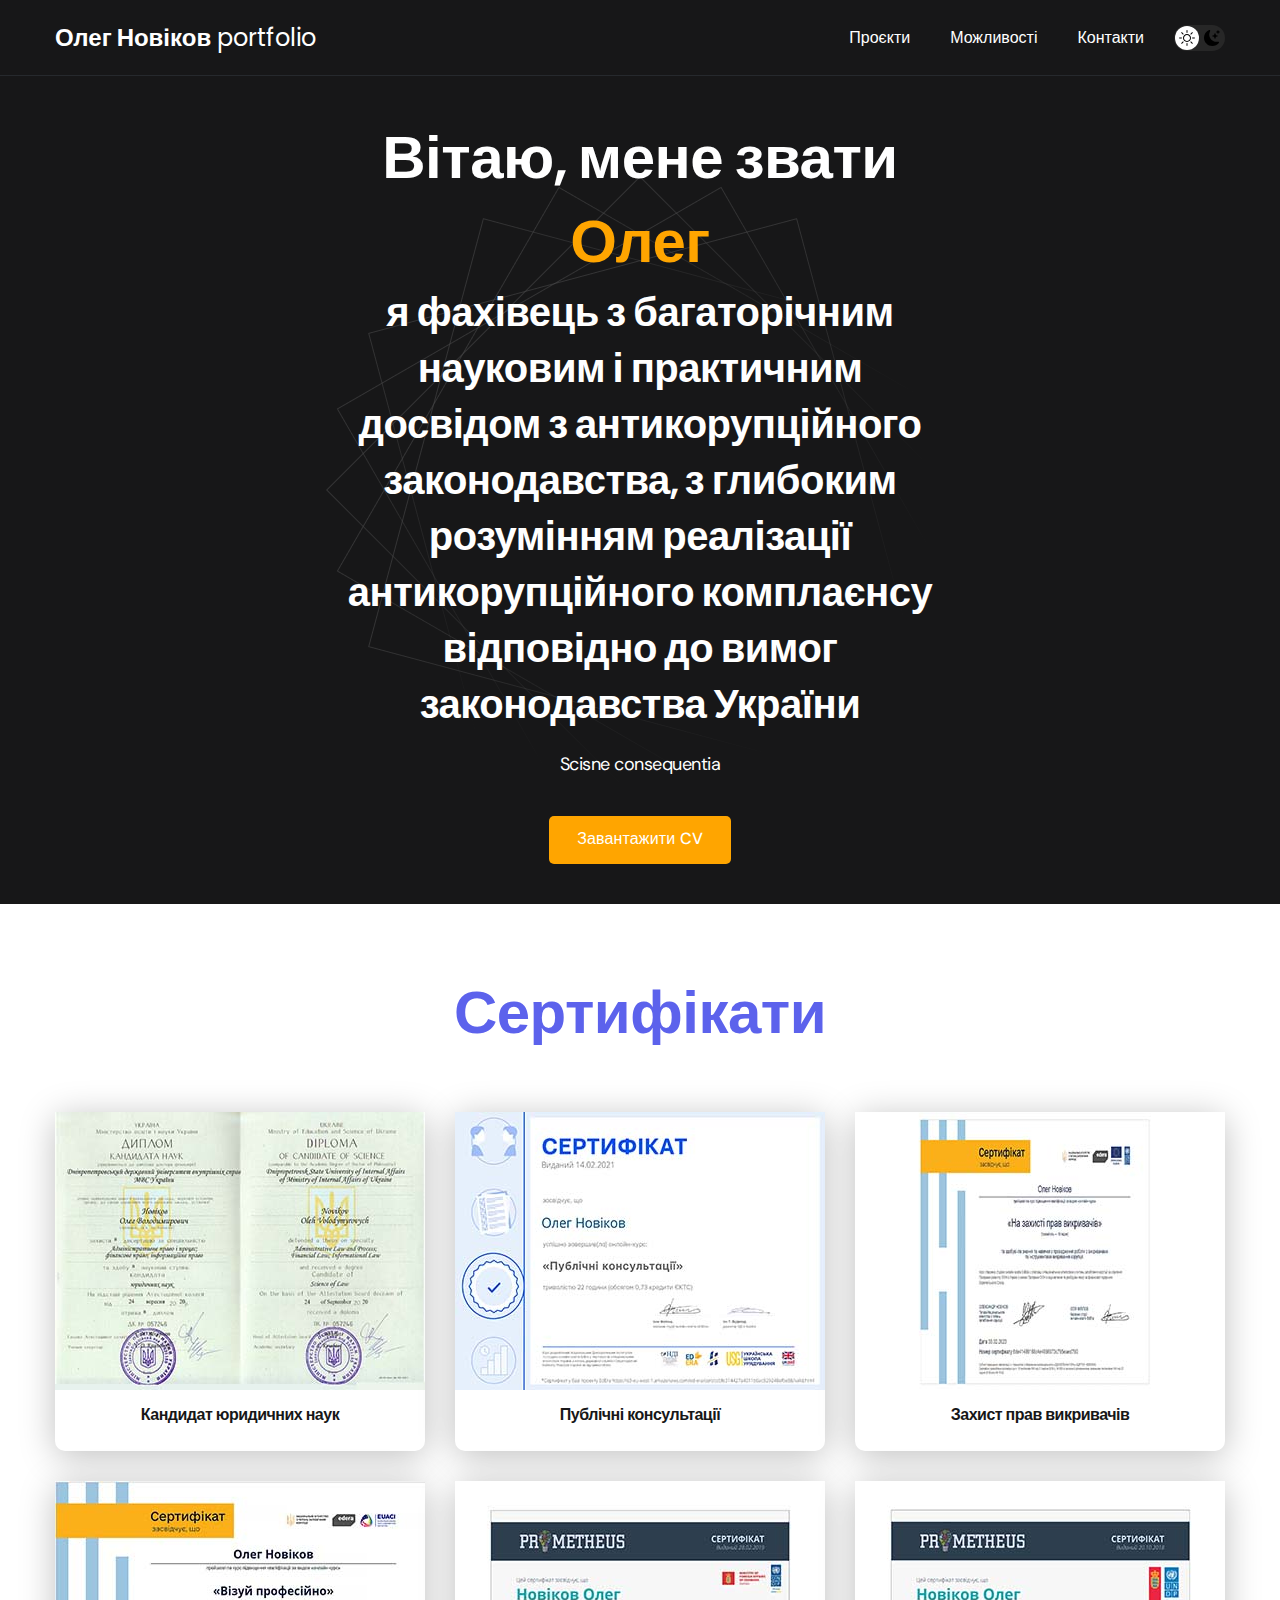
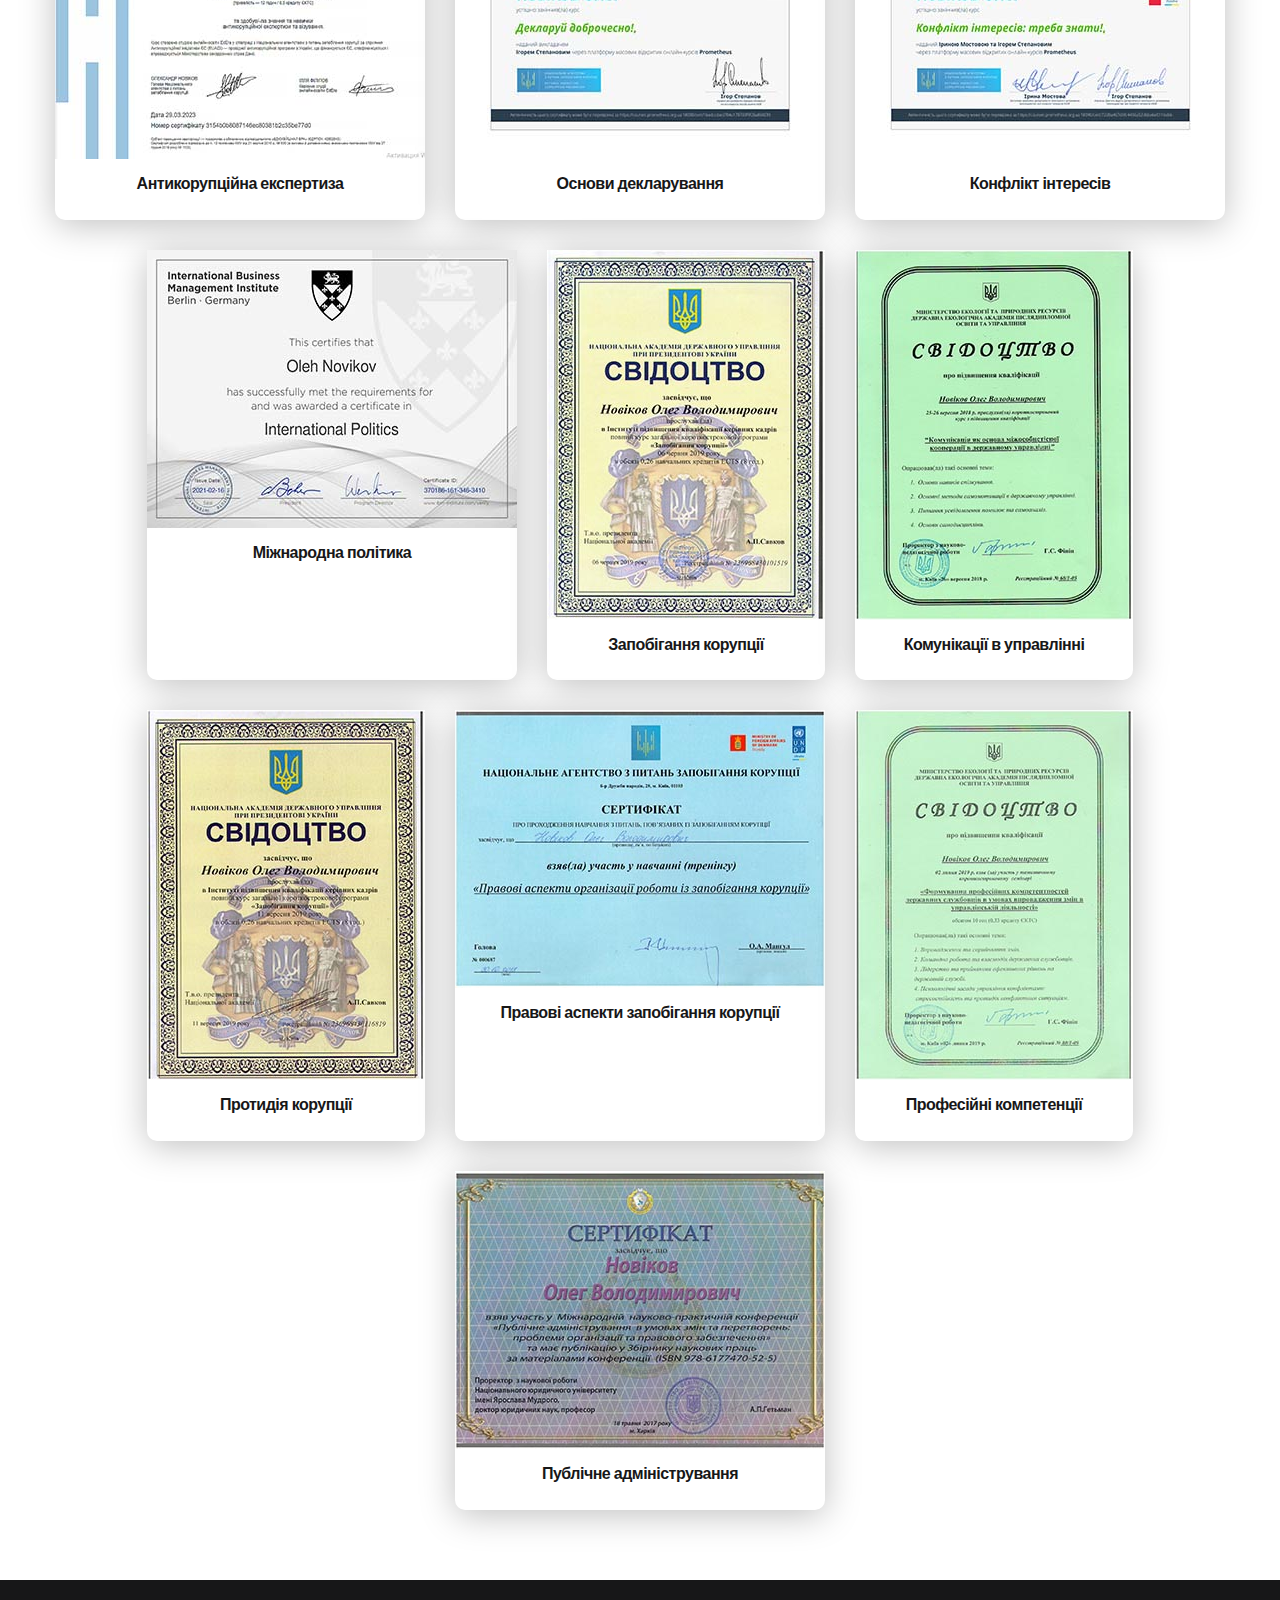
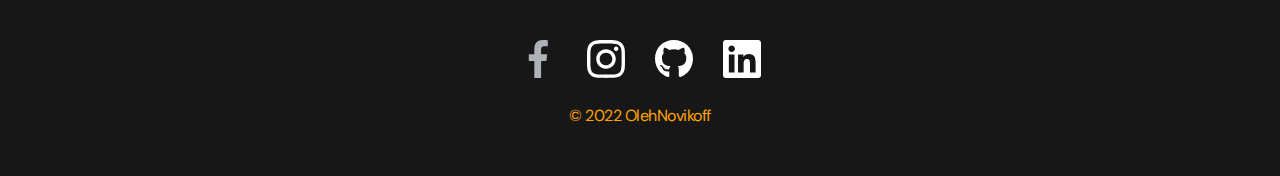
<file: index.html>
<!DOCTYPE html>
<html lang="en">
<head>
    <meta charset="UTF-8">
    <meta http-equiv="X-UA-Compatible" content="IE=edge">
    <meta name="viewport" content="width=device-width, initial-scale=1.0">
    <title>Freelancer portfolio</title>
    <link rel="stylesheet" href="./css/main.css">
</head>
<body>
    <nav id="nav" class="nav">
        <div class="container">
            <div class="nav-row">
                <a href="./index.html" class="logo"><strong>Олег Новіков</strong> portfolio</a>

                <button class="dark-mode-btn">
                    <img src="./img/icons/sun.svg" alt="Light mode" class="dark-mode-btn__icon">
                    <img src="./img/icons/moon.svg" alt="Dark mode" class="dark-mode-btn__icon">
                </button>

                <ul class="nav-list">
                    <li class="nav-list__item"><a href="./project-page.html" class="nav-list__link">Проєкти</a></li>
                    <li class="nav-list__item"><a href="./skills.html" class="nav-list__link">Можливості</a></li>
                    <li class="nav-list__item"><a href="./contacts.html" class="nav-list__link">Контакти</a></li>
                    
                </ul>
            </div>
        </div>
    </nav>

    <header class="header">
      
        <div class="header__wrapper">
            <h1 class="header__title">
                <strong>Вітаю, мене звати <em>Олег</em></strong><br>
                 я фахівець з багаторічним науковим і практичним досвідом з антикорупційного законодавства, з
                глибоким розумінням реалізації антикорупційного комплаєнсу 
                відповідно до вимог законодавства України
            </h1>
            <div class="header__text">
                <p>Scisne consequentia</p>
            </div>
            <a href="./img/Resume_engl_2024.pdf" download="" class="btn">Завантажити CV</a>
        </div>
    </header>

    <main class="section">
        <div class="container">
            <h2 class="title-1">Сертифікати</h2>
            <ul class="projects">
                <li  class="project">
                    
                        <a href="#popup" class="">
                        <img src="./img/Skills/ph_lawyer.jpg" alt="img" />
                        <h3 class="project__title">Кандидат юридичних наук</h3>
                    </a>
                </li>
                <li class="project">
                    <!--<a href="./img/Skills/Certificate.jpg" target="_blank">-->
                        <a href="#popup2" class="">
                        <img src="./img/Skills/Certificate.jpg" alt="img" />
                        <h3 class="project__title">Публічні консультації</h3>
                    </a>
                </li>
                <li class="project">
                <a href="#popup3" class="">
                    <img src="./img/Skills/Certificate2.jpg" alt="img" />
                    <h3 class="project__title">Захист прав викривачів</h3>
                </a>
                </li>

                <li class="project">
                    <a href="#popup4" class="">
                        <img src="./img/Skills/Certificate3.jpg" alt="img" />
                        <h3 class="project__title">Антикорупційна експертиза</h3>
                        </a>
                </li>

                <li class="project">
                    <a href="#popup5" class="">
                        <img src="./img/Skills/Certificate4.jpg" alt="img" />
                        <h3 class="project__title">Основи декларування</h3>
                    </a>
                </li>
                <li class="project">
                    <a href="#popup6" class="">
                        <img src="./img/Skills/Certificate5.jpg" alt="img" />
                        <h3 class="project__title">Конфлікт інтересів</h3>
                    </a>
                </li>
                <li class="project">
                    <a href="#popup7" class="">
                        <img src="./img/Skills/Certificate6.jpg" alt="img" />
                        <h3 class="project__title">Міжнародна політика</h3>
                    </a>
                </li>

                <li class="project">
                    <a href="#popup8" class="">
                        <img src="./img/Skills/Certificat8.jpg" alt="img" />
                        <h3 class="project__title">Запобігання корупції</h3>
                    </a>
                </li>
                <li class="project">
                    <a href="#popup9" class="">
                        <img src="./img/Skills/Certificat9.jpg" alt="img" />
                        <h3 class="project__title">Комунікації в управлінні</h3>
                    </a>
                </li>
                <li class="project">
                    <a href="#popup10" class="">
                        <img src="./img/Skills/Certificat10.jpg" alt="img" />
                        <h3 class="project__title">Протидія корупції</h3>
                    </a>
                </li>

                <li class="project">
                    <a href="#popup11" class="">
                        <img src="./img/Skills/Certificat11.jpg" alt="img" />
                        <h3 class="project__title">Правові аспекти запобігання корупції</h3>
                    </a>
                </li>
                <li class="project">
                    <a href="#popup12" class="">
                        <img src="./img/Skills/Certificat12.jpg" alt="img" />
                        <h3 class="project__title">Професійні компетенції </h3>
                    </a>
                </li>
                <li class="project">
                    <a href="#popup13" class="">
                        <img src="./img/Skills/Certificat13.jpg" alt="img" />
                        <h3 class="project__title">Публічне адміністрування</h3>
                    </a>
                </li>

            </ul>
        </div>
    </main>

    <footer class="footer">
        <div class="container">
            <div class="footer__wrapper">
                <ul class="social">
                    <li class="social__item"><a href="https://www.facebook.com/oleg.novikoff/"><img src="./img/icons/facebook.svg" width="38" height="38" alt="Link"></a></li>
                    <li class="social__item"><a href="https://www.instagram.com/novikov_oleh/"><img src="./img/icons/instagram.svg" alt="Link"></a></li>
                    <li class="social__item"><a href="https://github.com/NovikoffOleh"><img src="./img/icons/gitHub.svg" alt="Link"></a></li>
                    <li class="social__item"><a href="https://www.linkedin.com/in/%D0%BE%D0%BB%D0%B5%D0%B3-%D0%BD%D0%BE%D0%B2%D0%B8%D0%BA%D0%BE%D0%B2-3a914426a/"><img src="./img/icons/linkedIn.svg" alt="Link"></a></li>
                </ul>
                <div class="copyright">
                    <a href="https://uk.wikipedia.org/wiki/%D0%9D%D0%BE%D0%B2%D1%96%D0%BA%D0%BE%D0%B2_%D0%9E%D0%BB%D0%B5%D0%B3_%D0%92%D0%BE%D0%BB%D0%BE%D0%B4%D0%B8%D0%BC%D0%B8%D1%80%D0%BE%D0%B2%D0%B8%D1%87" class="name">
                    <p>© 2022 OlehNovikoff</p>
                    </a>
                </div>
            </div>
        </div>
    </footer>
      <div id="popup" class="popup">
      <div class="popup__body">
        <div class="popup__content">
            <a href="" class="popup__close">X</a>
            <div class="popup__title">Кандидат юридичних наук</div>
            <div class="popup__text">
                <img src="./img/Skills/ph_lawyer_big.jpg" alt="img"/>
            </div>
        </div>
      </div>
      </div>
    <div id="popup2" class="popup">
        <div class="popup__body">
            <div class="popup__content">
                <a href="" class="popup__close">X</a>
                <div class="popup__title">Публічні консультації</div>
                <div class="popup__text">
                    <img src="./img/Skills/Certificate_big.jpg" alt="img" />
                </div>
            </div>
        </div>
    </div>
    <div id="popup3" class="popup">
        <div class="popup__body">
            <div class="popup__content">
                <a href="" class="popup__close">X</a>
                <div class="popup__title">Захист прав викривачів</div>
                <div class="popup__text">
                    <img src="./img/Skills/Certificate2_big.jpg" alt="img" />
                </div>
            </div>
        </div>
    </div>
    <div id="popup4" class="popup">
        <div class="popup__body">
            <div class="popup__content">
                <a href="" class="popup__close">X</a>
                <div class="popup__title">Антикорупційна експертиза</div>
                <div class="popup__text">
                    <img src="./img/Skills/Certificate3_big.jpg" alt="img" />
                </div>
            </div>
        </div>
    </div>
    <div id="popup5" class="popup">
        <div class="popup__body">
            <div class="popup__content">
                <a href="" class="popup__close">X</a>
                <div class="popup__title">Основи декларування</div>
                <div class="popup__text">
                    <img src="./img/Skills/Certificate4_big.jpg" alt="img" />
                </div>
            </div>
        </div>
    </div>
    <div id="popup6" class="popup">
        <div class="popup__body">
            <div class="popup__content">
                <a href="" class="popup__close">X</a>
                <div class="popup__title">Конфлікт інтересів</div>
                <div class="popup__text">
                    <img src="./img/Skills/Certificate5_big.jpg" alt="img" />
                </div>
            </div>
        </div>
    </div>
    <div id="popup7" class="popup">
        <div class="popup__body">
            <div class="popup__content">
                <a href="" class="popup__close">X</a>
                <div class="popup__title"></div>
                <div class="popup__text">
                    <img src="./img/Skills/Certificate6_big.jpg" alt="img" />
                </div>
            </div>
        </div>
    </div>
    <div id="popup8" class="popup">
        <div class="popup__body">
            <div class="popup__content">
                <a href="" class="popup__close">X</a>
                <div class="popup__title"></div>
                <div class="popup__text">
                    <img src="./img/Skills/Certificat8_big.jpg" alt="img" />
                </div>
            </div>
        </div>
    </div>
    <div id="popup9" class="popup">
            <div class="popup__body">
                <div class="popup__content">
                    <a href="" class="popup__close">X</a>
                    <div class="popup__title"></div>
                    <div class="popup__text">
                        <img src="./img/Skills/Certificat9_big.jpg" alt="img" />
                    </div>
                </div>
            </div>
    </div>
    <div id="popup10" class="popup">
                <div class="popup__body">
                    <div class="popup__content">
                        <a href="" class="popup__close">X</a>
                        <div class="popup__title"></div>
                        <div class="popup__text">
                            <img src="./img/Skills/Certificat10_big.jpg" alt="img" />
                        </div>
                    </div>
                </div>
    </div>
    <div id="popup11" class="popup">
                    <div class="popup__body">
                        <div class="popup__content">
                            <a href="" class="popup__close">X</a>
                            <div class="popup__title"></div>
                            <div class="popup__text">
                                <img src="./img/Skills/Certificat11_big.jpg" alt="img" />
                            </div>
                        </div>
                    </div>
    </div>
    <div id="popup12" class="popup">
                        <div class="popup__body">
                            <div class="popup__content">
                                <a href="" class="popup__close">X</a>
                                <div class="popup__title"></div>
                                <div class="popup__text">
                                    <img src="./img/Skills/Certificat12_big.jpg" alt="img" />
                                </div>
                            </div>
                        </div>
    </div>
    <div id="popup13" class="popup">
                            <div class="popup__body">
                                <div class="popup__content">
                                    <a href="" class="popup__close">X</a>
                                    <div class="popup__title"></div>
                                    <div class="popup__text">
                                        <img src="./img/Skills/Certificat13_big.jpg" alt="img" />
                                    </div>
                                </div>
                            </div>
    </div>

    </div>
    <script src="./js/main.js"></script>
    


</body>
</html>
</file>
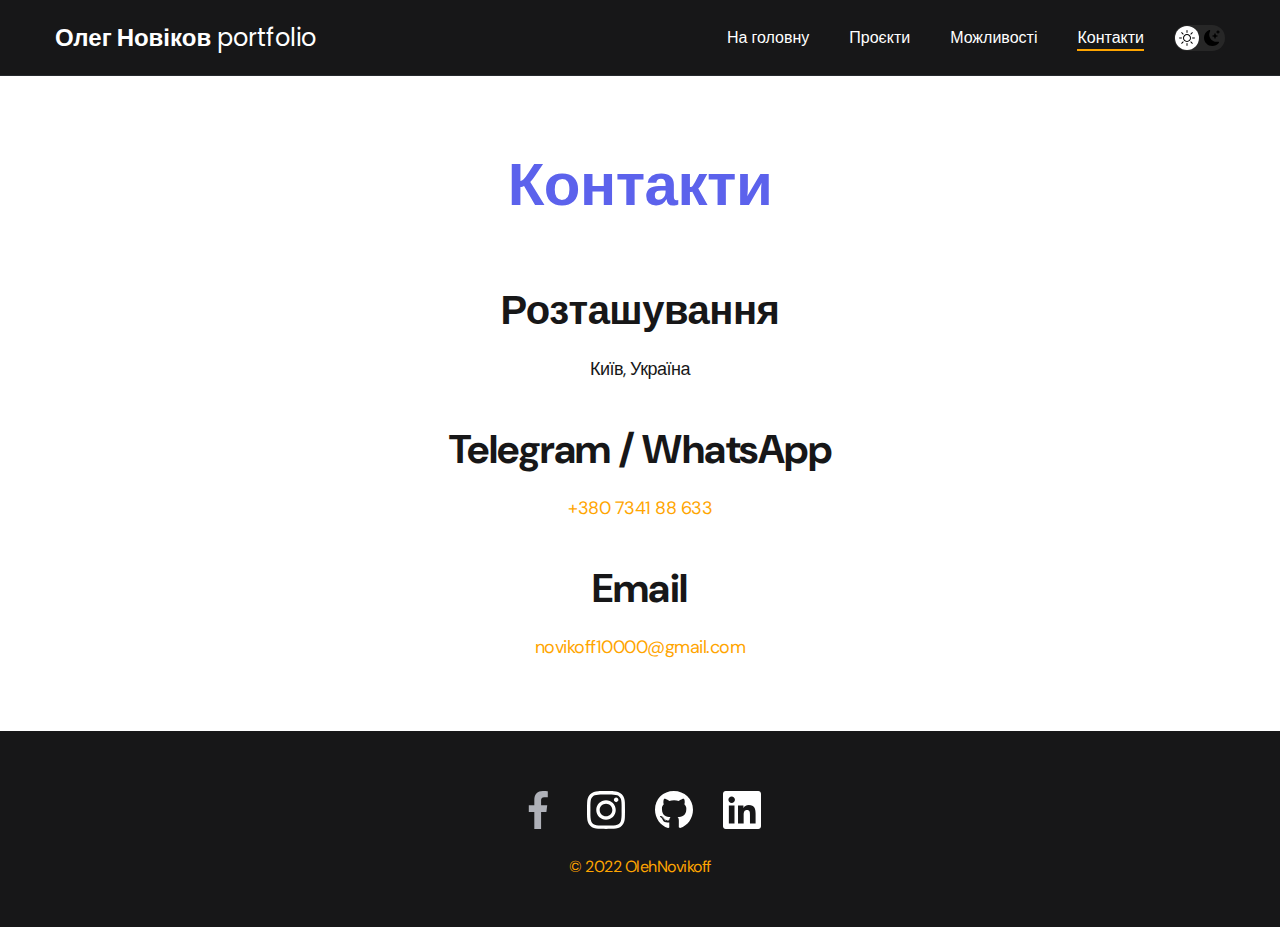
<file: contacts.html>
<!DOCTYPE html>
<html lang="en">
<head>
    <meta charset="UTF-8">
    <meta http-equiv="X-UA-Compatible" content="IE=edge">
    <meta name="viewport" content="width=device-width, initial-scale=1.0">
    <title>Freelancer portfolio</title>
    <link rel="stylesheet" href="./css/main.css">
</head>
<body>
    <nav class="nav">
        <div class="container">
            <div class="nav-row">
                <a href="./index.html" class="logo"><strong>Олег Новіков</strong> portfolio</a>

                <button class="dark-mode-btn">
                    <img src="./img/icons/sun.svg" alt="Light mode" class="dark-mode-btn__icon">
                    <img src="./img/icons/moon.svg" alt="Dark mode" class="dark-mode-btn__icon">
                </button>
                
                <ul class="nav-list">
                    <li class="nav-list__item"><a href="./index.html" class="nav-list__link">На головну</a></li>
                    <li class="nav-list__item"><a href="./project-page.html" class="nav-list__link">Проєкти</a></li>
                    <li class="nav-list__item"><a href="./skills.html" class="nav-list__link">Можливості</a></li>
                    <li class="nav-list__item"><a href="./contacts.html" class="nav-list__link nav-list__link--active">Контакти</a></li>
                </ul>
            </div>
        </div>
    </nav>

    <main class="section">
        <div class="container">
                <h1 class="title-1">Контакти</h1>

                <ul class="content-list">
                    <li class="content-list__item">
                        <h2 class="title-2">Розташування</h2>
                        <p>Київ, Україна</p>
                    </li>
                    <li class="content-list__item">
                        <h2 class="title-2">Telegram / WhatsApp</h2>
                        <p><a href="tel:+380734188633">+380 7341 88 633</a></p>
                    </li>
                    <li class="content-list__item">
                        <h2 class="title-2">Email</h2>
                        <p><a href="mailto:novikoff10000@gmail.com">novikoff10000@gmail.com</a></p>
                    </li>
                </ul>

        </div>
    </main>

    <footer class="footer">
        <div class="container">
            <div class="footer__wrapper">
                <ul class="social">
                    <li class="social__item"><a href="https://www.facebook.com/oleg.novikoff/"><img src="./img/icons/facebook.svg"
                                width="38" height="38" alt="Link"></a></li>
                    <li class="social__item"><a href="https://www.instagram.com/novikov_oleh/"><img src="./img/icons/instagram.svg" alt="Link"></a></li>
                    <li class="social__item"><a href="https://github.com/NovikoffOleh"><img src="./img/icons/gitHub.svg" alt="Link"></a>
                    </li>
                    <li class="social__item"><a
                            href="https://www.linkedin.com/in/%D0%BE%D0%BB%D0%B5%D0%B3-%D0%BD%D0%BE%D0%B2%D0%B8%D0%BA%D0%BE%D0%B2-3a914426a/"><img
                                src="./img/icons/linkedIn.svg" alt="Link"></a></li>
                            </ul>
            <a href="https://uk.wikipedia.org/wiki/%D0%9D%D0%BE%D0%B2%D1%96%D0%BA%D0%BE%D0%B2_%D0%9E%D0%BB%D0%B5%D0%B3_%D0%92%D0%BE%D0%BB%D0%BE%D0%B4%D0%B8%D0%BC%D0%B8%D1%80%D0%BE%D0%B2%D0%B8%D1%87"
                class="name">
                <p>© 2022 OlehNovikoff</p>
            </a>
            </div>
        </div>
    </footer>

    <script src="./js/main.js"></script>

</body>
</html>
</file>
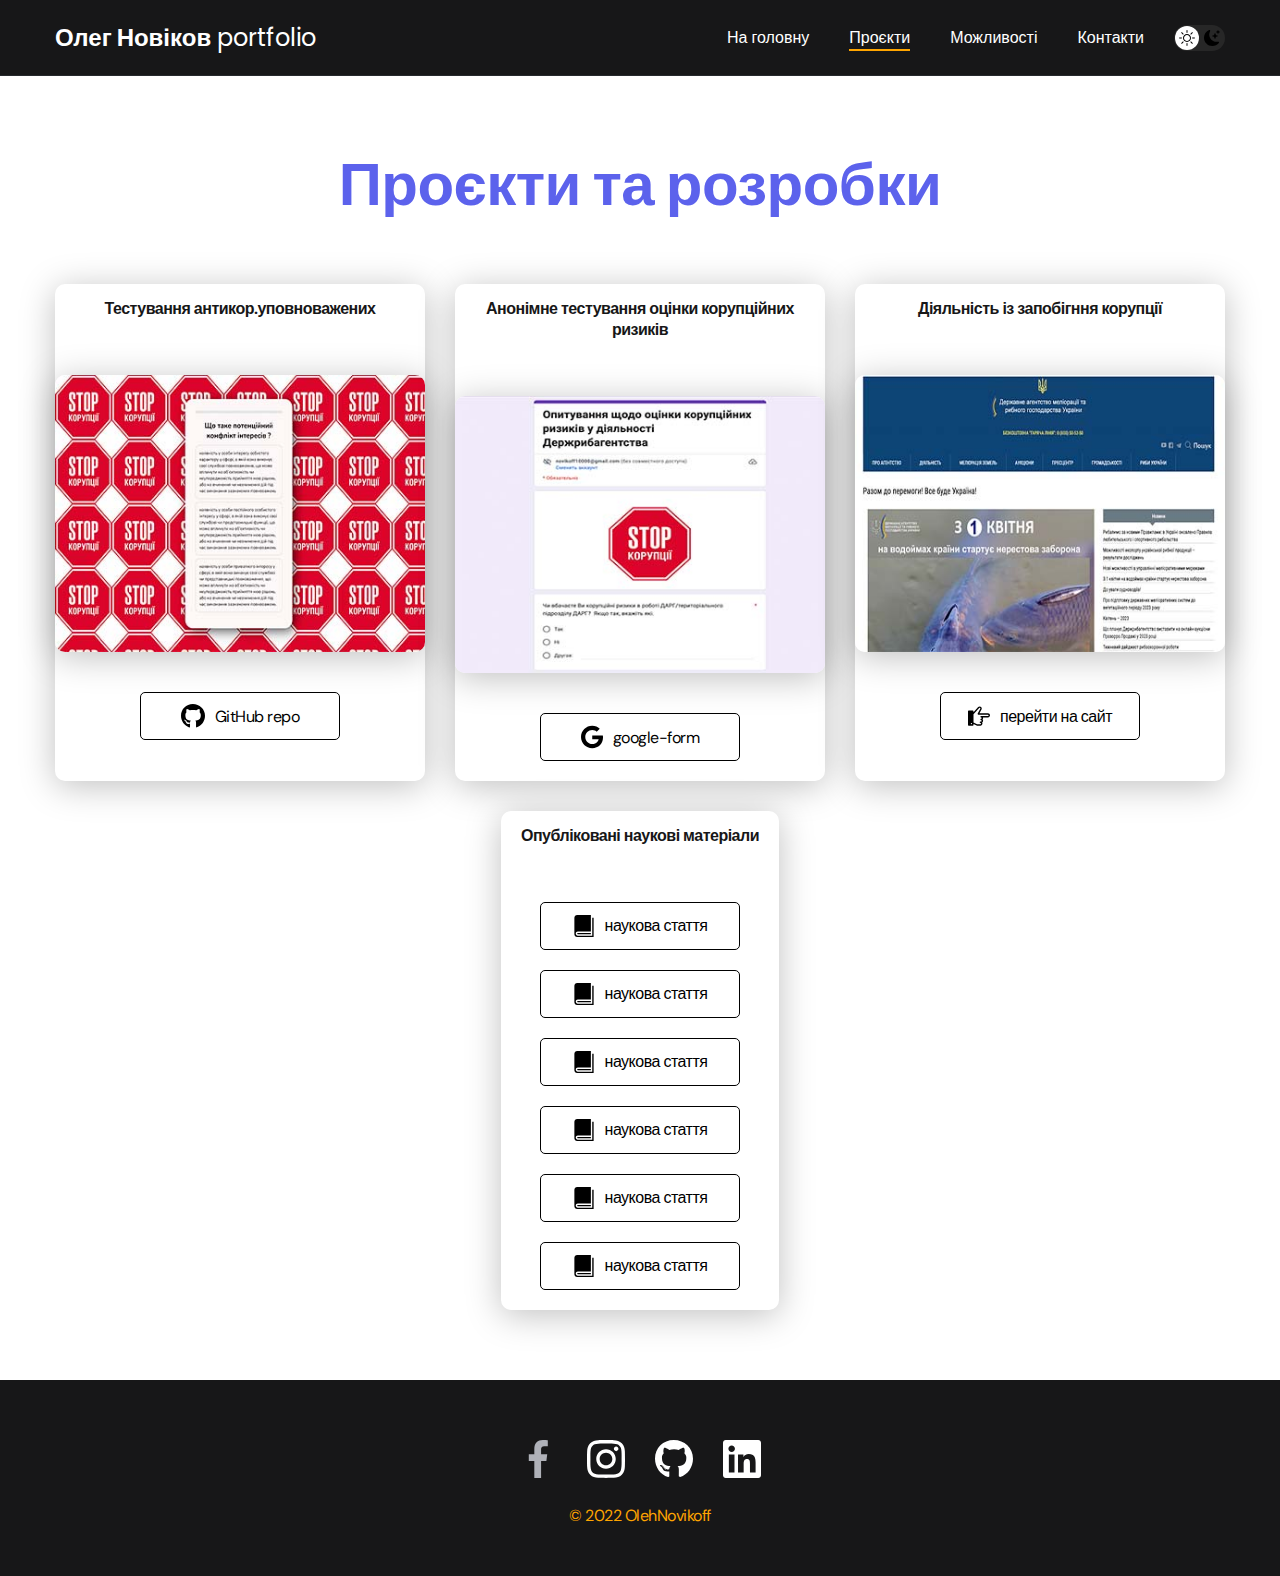
<file: project-page.html>
<!DOCTYPE html>
<html lang="en">
<head>
    <meta charset="UTF-8">
    <meta http-equiv="X-UA-Compatible" content="IE=edge">
    <meta name="viewport" content="width=device-width, initial-scale=1.0">
    <title>Freelancer portfolio</title>
    <link rel="stylesheet" href="./css/main.css">
</head>
<body>
    <nav class="nav">
        <div class="container">
            <div class="nav-row">
                <a href="./index.html" class="logo"><strong>Олег Новіков</strong> portfolio</a>

                <button class="dark-mode-btn">
                    <img src="./img/icons/sun.svg" alt="Light mode" class="dark-mode-btn__icon">
                    <img src="./img/icons/moon.svg" alt="Dark mode" class="dark-mode-btn__icon">
                </button>

                <ul class="nav-list">
                    <li class="nav-list__item"><a href="./index.html" class="nav-list__link">На головну</a></li>
                    
                    <li class="nav-list__item"><a href="./index.html" class="nav-list__link nav-list__link--active">Проєкти</a></li>
                    <li class="nav-list__item"><a href="./skills.html" class="nav-list__link">Можливості</a></li>
                    <li class="nav-list__item"><a href="./contacts.html" class="nav-list__link">Контакти</a></li>
                </ul>
            </div>
        </div>
    </nav>

    <main class="section">
        <div class="container">
            <h3 class="title-1">Проєкти та розробки</h3>
            
            <ul class="projects">
                <li class="project">
            
                    <div class="project-details__desc">
                        <p class="project__title">Тестування антикор.уповноважених</p>
                    </div>
                    <img src="./img/Skills/test.jpg" alt="" class="project-details__cover">
                    <a href="https://novikoffoleh.github.io/corruption_qwiz/"  class="btn-outline">
                        <img src="./img/icons/gitHub-black.svg"  alt="">
                        GitHub repo
                    </a>
                </li>
                <li class="project">
                    <div class="project-details__desc">
                        <p class="project__title">Анонімне тестування оцінки корупційних ризиків</p>
                    </div>
                    <img src="./img/Skills/test2.jpg" alt="" class="project-details__cover">
                    <a href="https://docs.google.com/forms/d/e/1FAIpQLSfdsU6b2OZppcg3jUuiklchJ3Hc3u28AttZEgA5sCNk1F9-Tg/viewform"
                        class="btn-outline">
                        <img src="./img/icons/google.svg" width="22" height="22" alt="">
                        google-form
                    </a>
                </li>

                <li class="project">
                    
                    <div class="project-details__desc">
                        <p class="project__title">Діяльність із запобігння корупції</p>
                    </div>
                    <img src="./img/Skills/test3.jpg" alt="" class="project-details__cover">
                    <a href="https://darg.gov.ua/_antikorupcijna_dijaljnistj_0_1029_menu_0_1.html" class="btn-outline">
                        <img src="./img/icons/point-right.svg" width="22" height="22" alt="">
                        перейти на сайт
                    </a>
                </li>
            
                <li class="project">
                    
                    <div class="project-details__desc">
                        <p class="project__title">Опубліковані наукові матеріали</p>
                    </div>
                    
                    <a href="./img/Skills/txt.pdf" target="_blank" class="btn-outline">
                        <img src="./img/icons/book.svg" width="22" height="22" alt="">
                        наукова стаття
                    </a>
                    <a href="./img/Skills/txt.pdf" target="_blank" class="btn-outline">
                        <img src="./img/icons/book.svg" width="22" height="22" alt="">
                        наукова стаття
                    </a>
                    <a href="./img/Skills/txt.pdf" target="_blank" class="btn-outline">
                        <img src="./img/icons/book.svg" width="22" height="22" alt="">
                        наукова стаття
                    </a>
                    <a href="./img/Skills/txt.pdf" target="_blank" class="btn-outline">
                        <img src="./img/icons/book.svg" width="22" height="22" alt="">
                        наукова стаття
                    </a>
                    <a href="./img/Skills/txt.pdf" target="_blank" class="btn-outline">
                        <img src="./img/icons/book.svg" width="22" height="22" alt="">
                        наукова стаття
                    </a>
                    <a href="./img/Skills/txt.pdf" target="_blank" class="btn-outline">
                        <img src="./img/icons/book.svg" width="22" height="22" alt="">
                        наукова стаття
                    </a>
                </li>
                            
            </ul>
            <!--<div class="project-details">

                <h3 class="title-1">Проєкти та розробки</h3>

                

                <div class="project-details__desc">
                    <p>Тестування антикорупційних уповноважених</p>
                </div>
                <img src="./img/Skills/test.jpg" alt="" class="project-details__cover">
                <a href="https://novikoffoleh.github.io/corruption_qwiz/" class="btn-outline">
                    <img src="./img/icons/gitHub-black.svg" alt="">
                    GitHub repo
                </a>

                <div class="project-details__desc">
                    <p>Анонімне тестування оцінки корупційних ризиків</p>
                </div>
                <img src="./img/Skills/test2.jpg" alt="" class="project-details__cover">
                <a href="https://docs.google.com/forms/d/e/1FAIpQLSfdsU6b2OZppcg3jUuiklchJ3Hc3u28AttZEgA5sCNk1F9-Tg/viewform" class="btn-outline">
                    <img src="./img/icons/google.svg" width="22" height="22" alt="">
                    google-form
                </a>

                
                
                <div class="project-details__desc">
                    <p>Діяльність із запобігння корупції</p>
                </div>
                <img src="./img/Skills/test3.jpg" alt="" class="project-details__cover">
                <a href="https://darg.gov.ua/_povidomiti_pro_korupciju_0_1032_menu_0_1.html"
                    class="btn-outline">
                    <img src="./img/icons/point-right.svg" width="22" height="22" alt="">
                    перейти на сайт
                </a>
                
                <div class="project-details__desc">
                    <p>Опубліковані наукові матеріали</p>
                </div>
                
                <a href="./img/Skills/txt.pdf" target="_blank" class="btn-outline">
                    <img src="./img/icons/book.svg" width="22" height="22" alt="">
                    наукова стаття
                </a>
                <a href="./img/Skills/txt.pdf" target="_blank" class="btn-outline">
                    <img src="./img/icons/book.svg" width="22" height="22" alt="">
                    наукова стаття
                </a>
                <a href="./img/Skills/txt.pdf" target="_blank" class="btn-outline">
                    <img src="./img/icons/book.svg" width="22" height="22" alt="">
                    наукова стаття
                </a>
                <a href="./img/Skills/txt.pdf" target="_blank" class="btn-outline">
                    <img src="./img/icons/book.svg" width="22" height="22" alt="">
                    наукова стаття
                </a>
                <a href="./img/Skills/txt.pdf" target="_blank" class="btn-outline">
                    <img src="./img/icons/book.svg" width="22" height="22" alt="">
                    наукова стаття
                </a>
                <a href="./img/Skills/txt.pdf" target="_blank" class="btn-outline">
                    <img src="./img/icons/book.svg" width="22" height="22" alt="">
                    наукова стаття
                </a>


                

            </div>-->
        </div>
    </main>

    <footer class="footer">
        <div class="container">
            <div class="footer__wrapper">
                <ul class="social">
                    
                    <li class="social__item"><a href="https://www.facebook.com/oleg.novikoff/"><img src="./img/icons/facebook.svg"
                                width="38" height="38" alt="Link"></a></li>
                    <li class="social__item"><a href="https://www.instagram.com/novikov_oleh/"><img src="./img/icons/instagram.svg" alt="Link"></a></li>
                    <li class="social__item"><a href="https://github.com/NovikoffOleh"><img src="./img/icons/gitHub.svg" alt="Link"></a>
                    </li>
                    <li class="social__item"><a href="https://www.linkedin.com/in/%D0%BE%D0%BB%D0%B5%D0%B3-%D0%BD%D0%BE%D0%B2%D0%B8%D0%BA%D0%BE%D0%B2-3a914426a/"><img
                                src="./img/icons/linkedIn.svg" alt="Link"></a></li>
                            </ul>
                <a href="https://uk.wikipedia.org/wiki/%D0%9D%D0%BE%D0%B2%D1%96%D0%BA%D0%BE%D0%B2_%D0%9E%D0%BB%D0%B5%D0%B3_%D0%92%D0%BE%D0%BB%D0%BE%D0%B4%D0%B8%D0%BC%D0%B8%D1%80%D0%BE%D0%B2%D0%B8%D1%87"
                    class="name">
                    <p>© 2022 OlehNovikoff</p>
                </a>
            </div>
        </div>
    </footer>

    <script src="./js/main.js"></script>

</body>
</html>
</file>
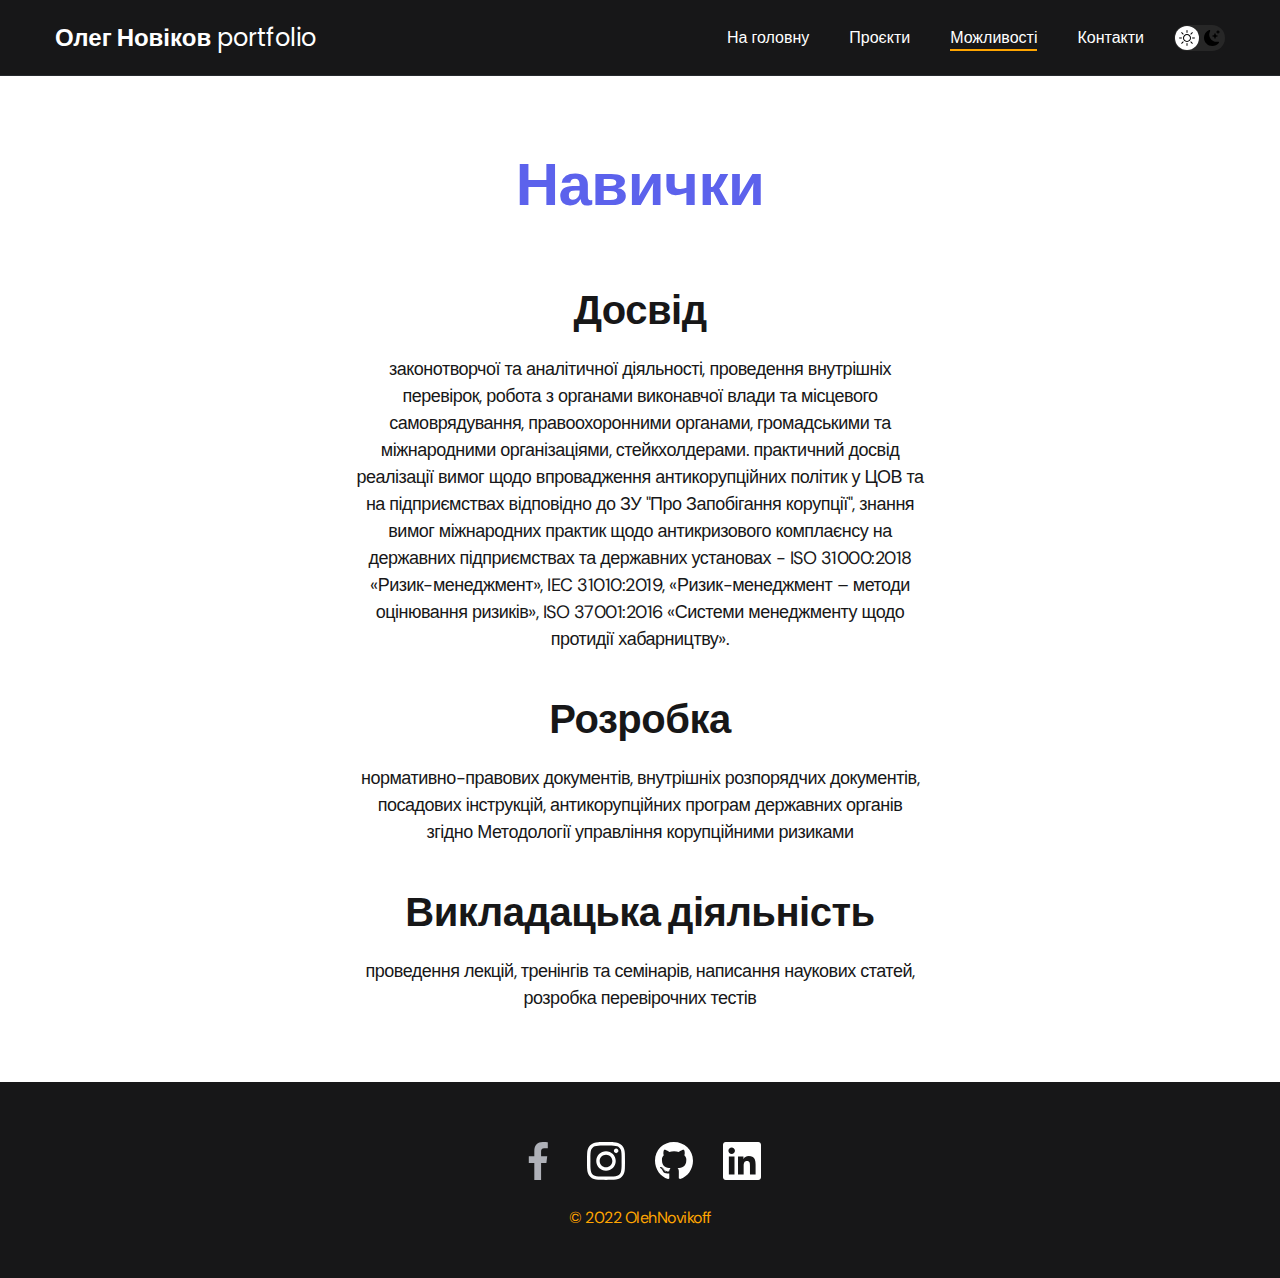
<file: skills.html>
<!DOCTYPE html>
<html lang="en">
<head>
    <meta charset="UTF-8">
    <meta http-equiv="X-UA-Compatible" content="IE=edge">
    <meta name="viewport" content="width=device-width, initial-scale=1.0">
    <title>Freelancer portfolio</title>
    <link rel="stylesheet" href="./css/main.css">
</head>
<body>
    <nav class="nav">
        <div class="container">
            <div class="nav-row">
                <a href="./index.html" class="logo"><strong>Олег Новіков</strong> portfolio</a>

                <button class="dark-mode-btn">
                    <img src="./img/icons/sun.svg" alt="Light mode" class="dark-mode-btn__icon">
                    <img src="./img/icons/moon.svg" alt="Dark mode" class="dark-mode-btn__icon">
                </button>

                <ul class="nav-list">
                    <li class="nav-list__item"><a href="./index.html" class="nav-list__link">На головну</a></li>
                    <li class="nav-list__item"><a href="./project-page.html" class="nav-list__link">Проєкти</a></li>
                    <li class="nav-list__item"><a href="./skills.html" class="nav-list__link nav-list__link--active">Можливості</a></li>
                    <li class="nav-list__item"><a href="./contacts.html" class="nav-list__link">Контакти</a></li>
                </ul>
            </div>
        </div>
    </nav>

    <main class="section">
        <div class="container">
                <h1 class="title-1">Навички</h1>

                <ul class="content-list">
                    <li class="content-list__item">
                        <h2 class="title-2">Досвід</h2>
                        <p>законотворчої та аналітичної діяльності, проведення внутрішніх перевірок, 
                            робота з органами виконавчої влади та місцевого самоврядування, правоохоронними органами, громадськими та міжнародними
                         організаціями, стейкхолдерами. практичний досвід реалізації вимог щодо впровадження антикорупційних політик  у ЦОВ та на підприємствах відповідно до ЗУ "Про
                        Запобігання корупції",
                        знання вимог міжнародних практик щодо антикризового комплаєнсу на державних підприємствах та державних установах - ISO
                        31000:2018 «Ризик-менеджмент»,
                        IEC 31010:2019, «Ризик-менеджмент – методи оцінювання ризиків»,
                        ISO 37001:2016 «Системи менеджменту щодо протидії хабарництву».
</p>
                    </li>
                    <li class="content-list__item">
                        <h2 class="title-2">Розробка</h2>
                        <p>нормативно-правових документів, внутрішніх розпорядчих документів, посадових інструкцій, 
                           антикорупційних програм державних органів згідно Методології управління корупційними ризиками</p>
                    </li>
                    <li class="content-list__item">
                        <h2 class="title-2">Викладацька діяльність</h2>
                        <p>проведення лекцій, тренінгів та семінарів, написання наукових статей, розробка перевірочних тестів</p>
                    </li>
                </ul>

        </div>
    </main>

    <footer class="footer">
        <div class="container">
            <div class="footer__wrapper">
                <ul class="social">
                    
                    <li class="social__item"><a href="https://www.facebook.com/oleg.novikoff/"><img src="./img/icons/facebook.svg"
                                width="38" height="38" alt="Link"></a></li>
                    <li class="social__item"><a href="https://www.instagram.com/novikov_oleh/"><img src="./img/icons/instagram.svg" alt="Link"></a></li>
                    <li class="social__item"><a href="https://github.com/NovikoffOleh"><img src="./img/icons/gitHub.svg" alt="Link"></a>
                    </li>
                    <li class="social__item"><a
                            href="https://www.linkedin.com/in/%D0%BE%D0%BB%D0%B5%D0%B3-%D0%BD%D0%BE%D0%B2%D0%B8%D0%BA%D0%BE%D0%B2-3a914426a/"><img
                                src="./img/icons/linkedIn.svg" alt="Link"></a></li>
                </ul>
                <a href="https://uk.wikipedia.org/wiki/%D0%9D%D0%BE%D0%B2%D1%96%D0%BA%D0%BE%D0%B2_%D0%9E%D0%BB%D0%B5%D0%B3_%D0%92%D0%BE%D0%BB%D0%BE%D0%B4%D0%B8%D0%BC%D0%B8%D1%80%D0%BE%D0%B2%D0%B8%D1%87"
                    class="name">
                    <p>© 2022 OlehNovikoff</p>
                </a>
            </div>
        </div>
    </footer>

    <script src="./js/main.js"></script>

</body>
</html>
</file>
<file: css/main.css>
@import "./reset.css";
@import url('https://fonts.googleapis.com/css2?family=DM+Sans:wght@400;500;700&family=Poppins:wght@400;500;700&display=swap');

/*
font-family: 'DM Sans', sans-serif;
font-family: 'Poppins', sans-serif;
*/

/* * {
    border: 1px solid red;
} */

:root {
    --blackpure: #000;
    --black: #171718;
    --black-border: #26292D;
    --white: #fff;
    --purple: #5C62EC;
    --orange: #ffa500;


    --text-color: var(--black);

    --dark-bg: var(--black);
    --dark-border: var(--black-border);
    --header-text: var(--white);
    /*--accent: var(--purple);*/
    --accent:var(--orange);

    /* Light mode */
    --page-bg: var(--white);
    --text-color: var(--black);

    /*--title-1: var(--accent);*/
    --title-1: var(--purple);

    --project-card-bg: var(--white);
    --project-card-text: var(--black);
    --box-shadow: 0px 5px 35px rgba(0, 0, 0, 0.25);
}

.dark {
     /* Dark mode */
    --page-bg: #252526;
    --text-color: var(--white);

    --title-1: var(--accent);

    --project-card-bg: var(--black);
    --project-card-text: var(--white);
    --box-shadow: 0px 5px 35px rgba(0, 0, 0, 0.8);
}

html, body {
    display: flex;
    flex-direction: column;
    min-height: 100vh;

    font-family: 'DM Sans', sans-serif;
    letter-spacing: -0.5px;

    /* Light mode */
    background-color: var(--page-bg);
    color: var(--text-color);
}

/* General */

.container {
    margin: 0 auto;
    padding: 0 15px;
    max-width: 1200px;
}

.none {
    display: none !important;
}

.section {
    padding: 70px 0;
}

.title-1 {
    margin-bottom: 60px;

    font-size: 60px;
    font-weight: 700;
    line-height: 1.3;
    color: var(--title-1);
    text-align: center;
}

.title-2 {
    margin-bottom: 20px;

    font-size: 40px;
    font-weight: 700;
    line-height: 1.3;
}

/* Nav */

.nav {
    padding: 20px 0;
    border-bottom: 1px solid var(--dark-border);
    background-color: var(--dark-bg);
    color: var(--header-text);
    letter-spacing: normal;
}

.nav-row {
    display: flex;
    justify-content: flex-end;
    align-items: center;
    column-gap: 30px;
    row-gap: 20px;
    flex-wrap: wrap;
}

.logo {
    margin-right: auto;
    color: var(--header-text);
    font-size: 24px;
    font-family: 'Poppins', sans-serif;
}

.logo strong {
    font-weight: 700;
}

.nav-list {
    display: flex;
    flex-wrap: wrap;
    row-gap: 10px;
    align-items: center;
    column-gap: 40px;
    font-size: 16px;
    font-weight: 500;
    font-family: 'Poppins', sans-serif;
}

.nav-list__link {
    color: var(--header-text);
    transition: opacity 0.2s ease-in;
}

.nav-list__link:hover {
    opacity: 0.8;
}

.nav-list__link--active {
    position: relative;
}

.nav-list__link--active::before {
    content: "";

    position: absolute;
    left: 0;
    top: 100%;

    display: block;
    height: 2px;
    width: 100%;
    background-color: var(--accent);
}

/* Dark mode btn */

.dark-mode-btn {
    order: 9;

    position: relative;
    display: flex;
    justify-content: space-between;

    width: 51px;
    height: 26px;
    padding: 5px;

    border-radius: 50px;
    background-color: #272727;
}

.dark-mode-btn::before {
    content: "";

    position: absolute;
    top: 1px;
    left: 1px;

    display: block;
    width: 24px;
    height: 24px;

    border-radius: 50%;
    background-color: var(--white);

    transition: left 0.2s ease-in;
}

.dark-mode-btn--active::before {
    left: 26px;
}

.dark-mode-btn__icon {
    position: relative;
    z-index: 9;
}

/* Header */

.header {
    padding: 40px 0;
    min-height: 695px;

    display: flex;
    justify-content: center;
    align-items: center;

    background-color: var(--dark-bg);
    background-image: url('./../img/header-bg.png');
    background-repeat: no-repeat;
    background-size: auto;
    background-position: center center;

    color: var(--header-text);
    text-align: center;
}

.header__wrapper {
    padding: 0 15px;
    max-width: 660px;
}

.header__title {
    margin-bottom: 20px;
    font-size: 40px;
    font-weight: 700;
    line-height: 1.4;
}

.header__title strong {
    font-size: 60px;
    font-weight: 700;
}

.header__title em {
    font-style: normal;
    color: var(--accent);
}

.header__text {
    margin-bottom: 40px;
    font-size: 18px;
    line-height: 1.333;
}

.header__text p + p{
    margin-top: 0.5em;
}

/* Btn */

.btn {
    display: inline-block;
    height: 48px;
    padding: 12px 28px;

    border-radius: 5px;
    background-color: var(--accent);
    color: var(--white);
    letter-spacing: 0.15px;
    font-size: 16px;
    font-weight: 500;

    transition: opacity 0.2s ease-in;
}

.btn:hover {
    opacity: 0.8;
}

.btn:active {
    position: relative;
    top: 1px;
}

/* Btn outline */

.btn-outline {
    display: flex;
    margin: 0 auto;
    column-gap: 10px;
    align-items: center;
    justify-content: center;
    margin-bottom: 20px;
    width: 200px;
    height: 48px;
    padding: 12px 20px;

    border-radius: 5px;
    border: 1px solid var(--blackpure);
    background-color: var(--white);
    color: var(--blackpure);

    transition: opacity 0.2s ease-in;
}

.btn-outline:hover {
    opacity: 0.8;
}

.btn-outline:active {
    position: relative;
    top: 1px;
}

/* Projects  */

.projects {
    display: flex;
    justify-content: center;
    
    flex-wrap: wrap;
    column-gap: 30px;
    row-gap: 30px;
}

.project {
    max-width: 370px;
    background-color: var(--project-card-bg);
    box-shadow: var(--box-shadow);
    border-radius: 10px;
    
}

.project__img {
    border-radius: 10px;
}

.project__title {
    padding: 15px 20px 25px;
    font-weight: 700;
    font-size: 16px;
    line-height: 1.3;
    color: var(--project-card-text);
    text-align: center;
}

/* Project details */

.project-details {
    margin: 0 auto;
    max-width: 865px;

    display: flex;
    
    flex-direction: column;
    align-items: center;

    text-align: center;
    /*justify-content: center;
        flex-wrap: wrap;
        column-gap: 30px;
        row-gap: 30px;*/
}

.project-details__cover {
    max-width: 100%;
    margin-bottom: 40px;

    box-shadow: 0px 5px 35px rgba(0, 0, 0, 0.25);
    border-radius: 10px;
}

.project-details__desc {
    margin-bottom: 30px;
    
    font-weight: 700;
    font-size: 24px;
    line-height: 1.3;
}

/* Content list */

.content-list {
    margin: 0 auto;
    max-width: 570px;
    display: flex;
    flex-direction: column;
    align-items: center;
    row-gap: 40px;
    text-align: center;
}

.content-list a {
    color: var(--accent);
}

.content-list__item {
    font-size: 18px;
    line-height: 1.5;
}

.content-list__item p + p {
    margin-top: 0.5em;
}

/* Footer */

.footer {
    margin-top: auto;
    padding: 60px 0 50px;
    background-color: var(--dark-bg);
    color: var(--header-text);
}

.footer__wrapper {
    display: flex;
    flex-direction: column;
    align-items: center;
    row-gap: 27px;
}

.social {
    display: flex;
    column-gap: 30px;
    align-items: center;
}

.copyright {
    font-size: 16px;
    color: var(--accent);
}

.copyright p + p {
    margin-top: 0.5em;
}
.name{
        color: var(--accent);
}

/* Modal Popap */
.popup {
    position: fixed;
    width: 100%;
    height: 100%;
    background-color: rgba(150, 148, 148, 0.7);
    top: 0;
    left: 0;
    opacity: 0;
    visibility: hidden;
    overflow-y: auto;
    overflow-x: hidden;
    transition: all 0.4s ease 0s;
}


.popup:target{
    opacity: 1;
    visibility: visible;
}

.popup:target .popup__content{
    transform:  perspective(600px) translate(0px, 0%) rotateX(0deg);
    opacity: 1;
}

.popup__area{
   position: absolute;
   width: 100%;
   height: 100%;
   top: 0;
   left: 0; 
}

.popup__body {
    display: flex;
    min-height: 100%;
    align-items: center;
    justify-content: center;
    padding: 30px 10px;
}

.popup__content {
    position: relative;
    max-width: 800px;
    background-color: white;
    color: var(--dark-bg);
    padding: 30px;
    opacity: 0;
    transition: all 0.4s ease 0s;
    transform: perspective(600px) translate(0px, -100%) rotateX(45deg) ;
}

.popup__close {
    position: absolute;
    right: 10px;
    top: 10px;
    font-size: 20px;
    text-decoration: none;
    color: var(--dark-bg);
}

.popup__title {
    font-size: 40px;
    margin: 0px 0px 1em 0px;
}

.popup__text {}

@media (max-width: 620px) {

    /* Header  */

    .header {
        min-height: unset;
    }

    .header__title {
        font-size: 30px;
    }

    .header__title strong {
        font-size: 40px;
    }

    /* Nav */

    .nav-row {
        justify-content: space-between;
    }

    .dark-mode-btn {
        order: 0;
    }

    /* General */

    .section {
        padding: 40px 0;
    }

    .title-1 {
        margin-bottom: 30px;
        font-size: 40px;
    }

    .title-2 {
        margin-bottom: 10px;
        font-size: 30px;
    }

    /* Projects */

    .project__title {
        font-size: 20px;
    }

    /* Project page */

    .project-details__desc {
        margin-bottom: 20px;
        font-size: 22px;
    }

    /* Content List */

    .content-list {
        row-gap: 20px;
    }

    .content-list__item {
        font-size: 16px;
    }

    /* Footer */

    .footer {
        padding: 40px 0 30px;
    }

    .footer__wrapper {
        row-gap: 20px;
    }

    /* Social */

    .social {
        column-gap: 20px;
    }

    .social__item {
        width: 28px;
    }

}
</file>
